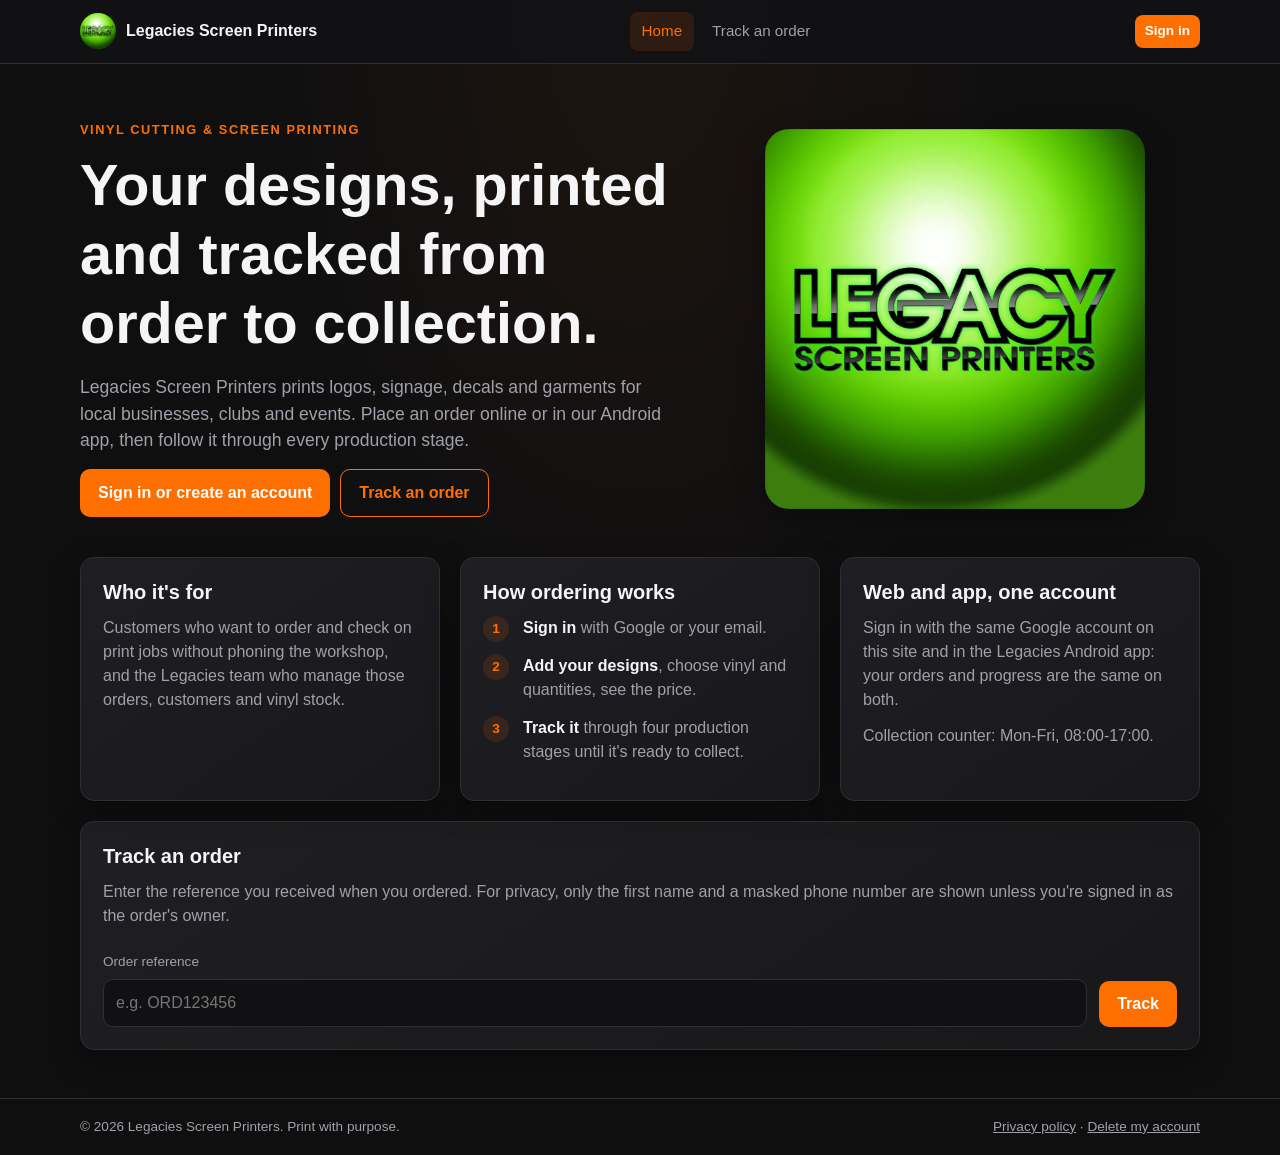
<file: index.html>
<!DOCTYPE html>
<!-- Public home page: about the business, how ordering works, and order tracking. -->
<html lang="en">
<head>
  <meta charset="UTF-8">
  <meta name="viewport" content="width=device-width, initial-scale=1.0">
  <meta http-equiv="Content-Security-Policy" content="default-src 'self'; style-src 'self'; connect-src 'self' https://*.azurewebsites.net; img-src 'self' data:">
  <meta name="description" content="Legacies Screen Printers - custom vinyl cutting and screen printing. Order online or in the app and follow your job through production.">
  <title>Legacies Screen Printers - Custom vinyl and screen printing</title>
  <link rel="icon" href="images/LegaciesSP_Image.jpg">
  <link rel="stylesheet" href="css/style.css">
</head>
<body data-portal="public">
  <header id="siteHeader"></header>

  <main>
    <section class="hero">
      <div>
        <p class="eyebrow">Vinyl cutting &amp; screen printing</p>
        <h1>Your designs, printed and tracked from order to collection.</h1>
        <p>Legacies Screen Printers prints logos, signage, decals and garments for local businesses, clubs and events. Place an order online or in our Android app, then follow it through every production stage.</p>
        <div class="actions">
          <a class="button" href="login.html">Sign in or create an account</a>
          <a class="button button-secondary" href="#track">Track an order</a>
        </div>
      </div>
      <img src="images/LegaciesSP_Image.jpg" alt="Legacies Screen Printers logo">
    </section>

    <div class="grid grid-3">
      <section class="card">
        <h2>Who it's for</h2>
        <p class="muted">Customers who want to order and check on print jobs without phoning the workshop, and the Legacies team who manage those orders, customers and vinyl stock.</p>
      </section>
      <section class="card">
        <h2>How ordering works</h2>
        <ol class="steps">
          <li><strong>Sign in</strong> with Google or your email.</li>
          <li><strong>Add your designs</strong>, choose vinyl and quantities, see the price.</li>
          <li><strong>Track it</strong> through four production stages until it's ready to collect.</li>
        </ol>
      </section>
      <section class="card">
        <h2>Web and app, one account</h2>
        <p class="muted">Sign in with the same Google account on this site and in the Legacies Android app: your orders and progress are the same on both.</p>
        <p class="muted">Collection counter: Mon-Fri, 08:00-17:00.</p>
      </section>
    </div>

    <section class="card mt" id="track">
      <h2>Track an order</h2>
      <p class="muted">Enter the reference you received when you ordered. For privacy, only the first name and a masked phone number are shown unless you're signed in as the order's owner.</p>
      <form id="trackForm" class="form-row cols-1-auto">
        <div>
          <label for="trackRef">Order reference</label>
          <input type="text" id="trackRef" placeholder="e.g. ORD123456" autocomplete="off" required>
        </div>
        <button type="submit">Track</button>
      </form>
      <p id="trackStatus" class="status" role="status" aria-live="polite"></p>
      <div id="trackResult"></div>
    </section>
  </main>

  <footer id="siteFooter"></footer>

  <script src="js/config.js"></script>
  <script src="js/api.js"></script>
  <script src="js/auth.js"></script>
  <script src="js/layout.js"></script>
  <script src="js/orderTrack.js"></script>
  <script src="js/landing.js"></script>
</body>
</html>
</file>
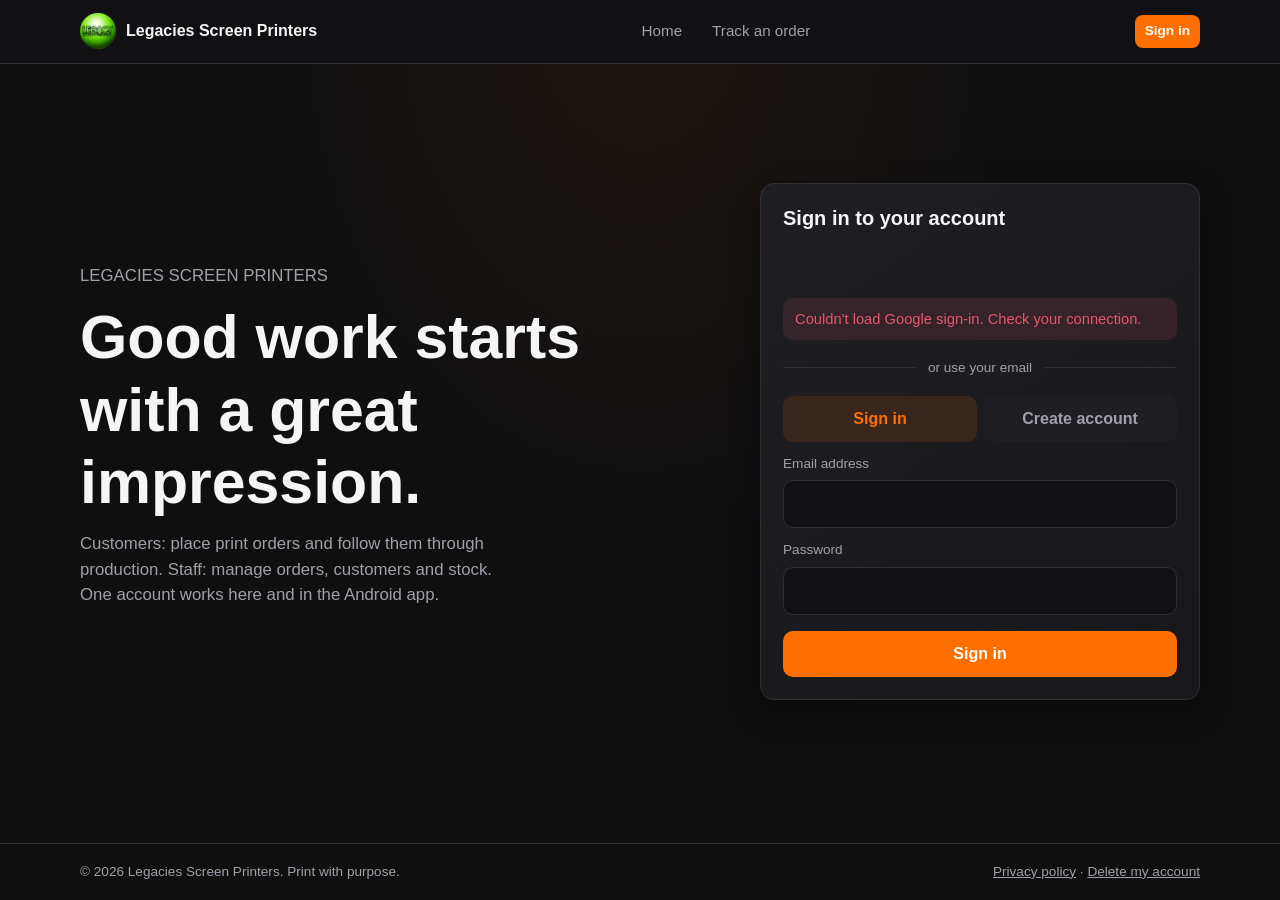
<file: customer_dashboard.html>
<!DOCTYPE html>
<!-- The signed-in customer's home page. -->
<html lang="en">
<head>
  <meta charset="UTF-8">
  <meta name="viewport" content="width=device-width, initial-scale=1.0">
  <meta http-equiv="Content-Security-Policy" content="default-src 'self'; style-src 'self'; connect-src 'self' https://*.azurewebsites.net; img-src 'self' data:">
  <title>My account - Legacies Screen Printers</title>
  <link rel="icon" href="images/LegaciesSP_Image.jpg">
  <link rel="stylesheet" href="css/style.css">
</head>
<body data-portal="customer">
  <header id="siteHeader"></header>

  <main>
    <h1 id="welcome">Welcome</h1>
    <p class="page-intro">Place a new print order or check on the ones you've already placed, here or in the Legacies app.</p>

    <div class="grid grid-2">
      <a class="card link-card" href="customers_order.html">
        <h2>Place an order</h2>
        <p>Add one or more designs, choose vinyl and quantities, and see your total before you submit.</p>
      </a>
      <a class="card link-card" href="order_search.html">
        <h2>My orders</h2>
        <p>See every order you've placed and where each one is in production.</p>
      </a>
    </div>

    <section class="card mt">
      <h2>Your latest order</h2>
      <p id="latestStatus" class="status info" role="status">Loading...</p>
      <div id="latestOrder"></div>
    </section>
  </main>

  <footer id="siteFooter"></footer>

  <script src="js/config.js"></script>
  <script src="js/api.js"></script>
  <script src="js/auth.js"></script>
  <script src="js/layout.js"></script>
  <script src="js/orderTrack.js"></script>
  <script src="js/customerHome.js"></script>
</body>
</html>
</file>
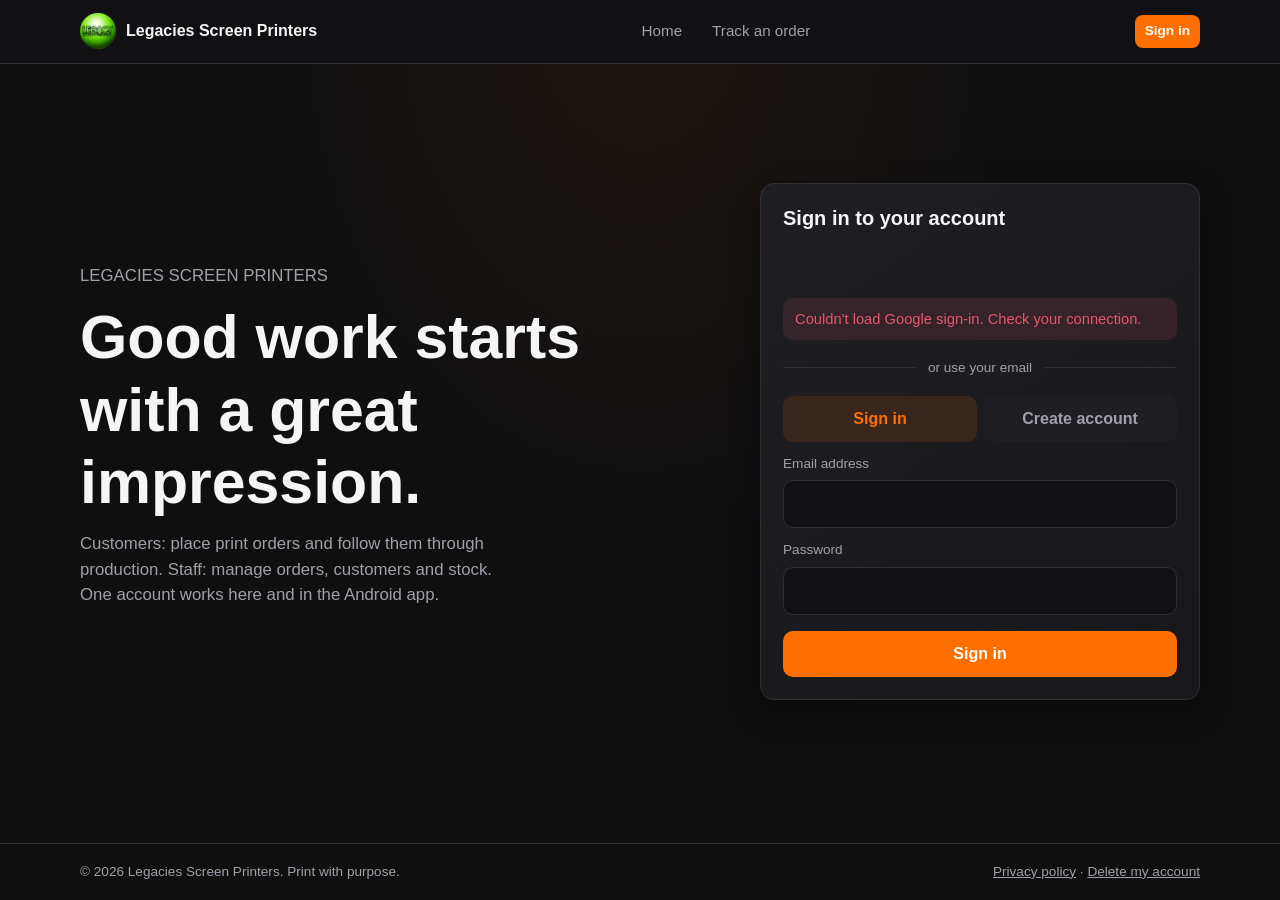
<file: customers.html>
<!DOCTYPE html>
<!-- Staff: customer list and search, add a customer, record a phone or walk-in order. -->
<html lang="en">
<head>
  <meta charset="UTF-8">
  <meta name="viewport" content="width=device-width, initial-scale=1.0">
  <meta http-equiv="Content-Security-Policy" content="default-src 'self'; style-src 'self'; connect-src 'self' https://*.azurewebsites.net; img-src 'self' data:">
  <title>Customers - Legacies Screen Printers staff</title>
  <link rel="icon" href="images/LegaciesSP_Image.jpg">
  <link rel="stylesheet" href="css/style.css">
</head>
<body data-portal="staff">
  <header id="siteHeader"></header>

  <main>
    <h1>Customers</h1>
    <p class="page-intro">Find a customer, add someone who phoned or walked in, and record their order at the counter.</p>

    <div class="grid grid-2 align-start">
      <section class="card">
        <h2>Add a customer</h2>
        <form id="addCustomerForm" novalidate>
          <label for="custFullName">Full name</label>
          <input type="text" id="custFullName" required maxlength="100">
          <label for="custContact">Contact number</label>
          <input id="custContact" type="tel" required maxlength="20">
          <label for="custEmail">Email</label>
          <input id="custEmail" type="email" required maxlength="120">
          <label for="custPassword">Temporary password (give it to the customer to change)</label>
          <div class="form-row cols-1-auto">
            <input id="custPassword" type="text" required minlength="6" autocomplete="off">
            <button id="generatePassword" type="button" class="button-secondary">Generate</button>
          </div>
          <div class="actions"><button type="submit">Add customer</button></div>
        </form>
        <p id="addStatus" class="status" role="status" aria-live="polite"></p>
      </section>

      <section class="card" id="walkInCard">
        <h2>Phone or walk-in order</h2>
        <form id="walkInOrderForm" novalidate>
          <label for="walkInCustomer">Customer</label>
          <select id="walkInCustomer" required><option value="">Loading customers...</option></select>
          <label for="walkInDesign">Design name or description</label>
          <input type="text" id="walkInDesign" required maxlength="100" placeholder="e.g. Shop window lettering">
          <div class="form-row cols-3-1">
            <div>
              <label for="walkInMaterialSelect">Vinyl material</label>
              <select id="walkInMaterialSelect" required><option value="">Loading materials...</option></select>
            </div>
            <div>
              <label for="walkInQty">Quantity</label>
              <input id="walkInQty" type="number" min="1" step="1" value="1" required>
            </div>
          </div>
          <div class="order-total"><span>Total</span><strong id="walkInTotalDisplay">R 0.00</strong></div>
          <div class="actions"><button type="submit">Create walk-in order</button></div>
        </form>
        <p id="walkInStatus" class="status" role="status" aria-live="polite"></p>
      </section>
    </div>

    <section class="card mt">
      <div class="form-row cols-1-auto">
        <div>
          <label for="searchCustomerInput">Search by name, email or phone</label>
          <input id="searchCustomerInput" type="search" placeholder="Start typing...">
        </div>
        <button id="showAllCustomersBtn" type="button" class="button-secondary">Show all</button>
      </div>
      <p id="listStatus" class="status" role="status"></p>
      <div class="table-wrap mt-sm">
        <table class="responsive">
          <thead><tr><th>ID</th><th>Name</th><th>Contact</th><th>Email</th><th>Role</th><th>Joined</th><th><span class="visually-hidden">Actions</span></th></tr></thead>
          <tbody id="customersTableBody"></tbody>
        </table>
      </div>
    </section>
  </main>

  <footer id="siteFooter"></footer>

  <script src="js/config.js"></script>
  <script src="js/api.js"></script>
  <script src="js/auth.js"></script>
  <script src="js/layout.js"></script>
  <script src="js/customerSearch.js"></script>
</body>
</html>
</file>
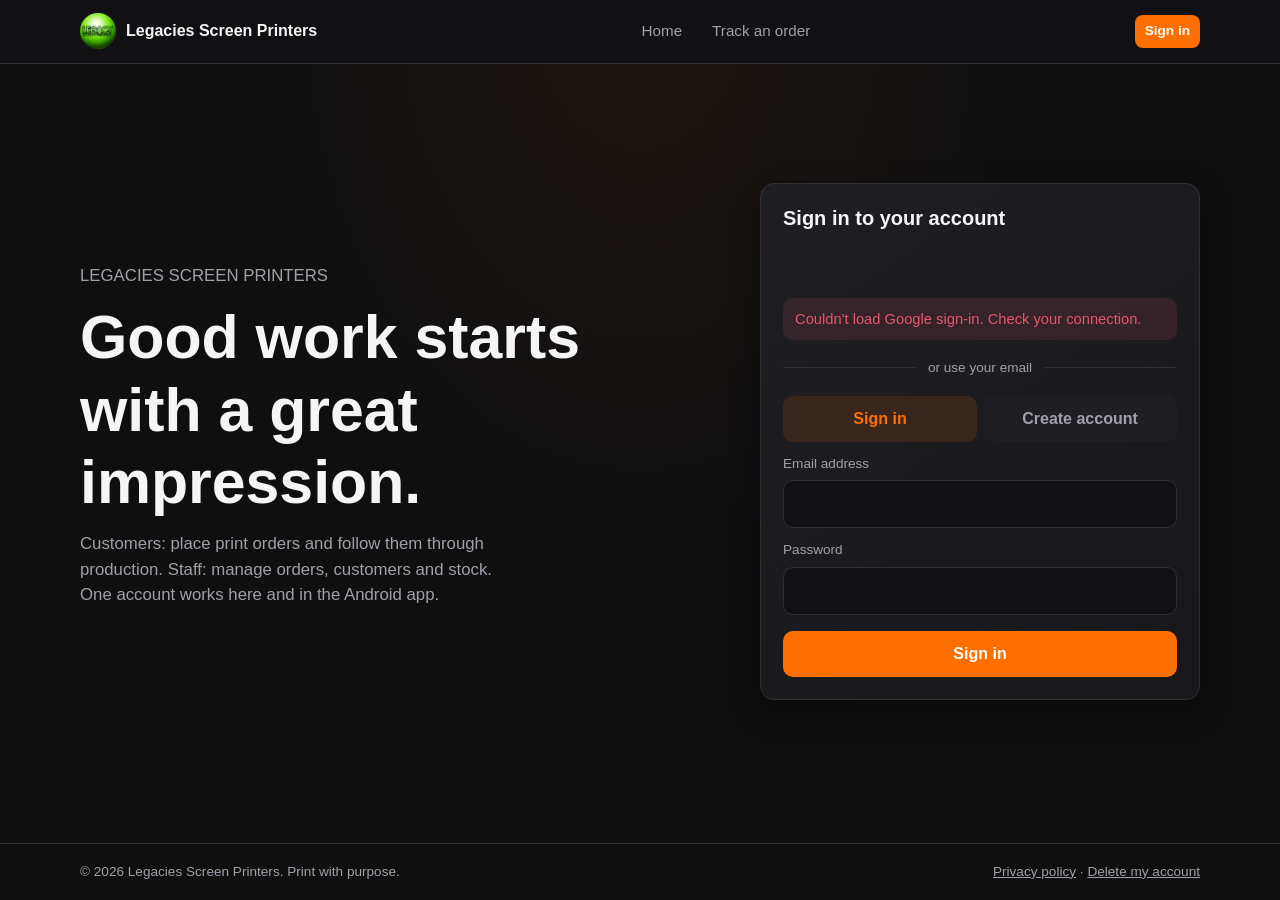
<file: customers_order.html>
<!DOCTYPE html>
<!-- A signed-in customer places a multi-design print order. -->
<html lang="en">
<head>
  <meta charset="UTF-8">
  <meta name="viewport" content="width=device-width, initial-scale=1.0">
  <meta http-equiv="Content-Security-Policy" content="default-src 'self'; style-src 'self'; connect-src 'self' https://*.azurewebsites.net; img-src 'self' data:">
  <title>Place an order - Legacies Screen Printers</title>
  <link rel="icon" href="images/LegaciesSP_Image.jpg">
  <link rel="stylesheet" href="css/style.css">
</head>
<body data-portal="customer">
  <header id="siteHeader"></header>

  <main>
    <h1>Place an order</h1>
    <p class="page-intro">Add each design you'd like printed, choose the vinyl and quantity, and check the total. Prices come from our current price list and are confirmed when you submit.</p>

    <div class="grid grid-2 cols-2-1 align-start">
      <section class="card">
        <h2>Designs</h2>
        <div id="designRows"></div>
        <div class="actions">
          <button id="addDesign" type="button" class="button-secondary">+ Add another design</button>
        </div>
        <div class="order-total"><span>Order total</span><strong id="orderTotal">R 0.00</strong></div>
        <div class="actions">
          <button id="placeOrder" type="button">Place order</button>
        </div>
        <p id="orderStatus" class="status" role="status" aria-live="polite"></p>
      </section>

      <aside class="card">
        <h2>Ordering as</h2>
        <p><strong id="custName"></strong></p>
        <p class="muted" id="custEmail"></p>
        <p class="muted" id="custPhone"></p>
        <p class="muted small-text">Orders are linked to your account, so you'll see them here and in the Legacies app.</p>
      </aside>
    </div>
  </main>

  <footer id="siteFooter"></footer>

  <script src="js/config.js"></script>
  <script src="js/api.js"></script>
  <script src="js/auth.js"></script>
  <script src="js/layout.js"></script>
  <script src="js/customerOrder.js"></script>
</body>
</html>
</file>
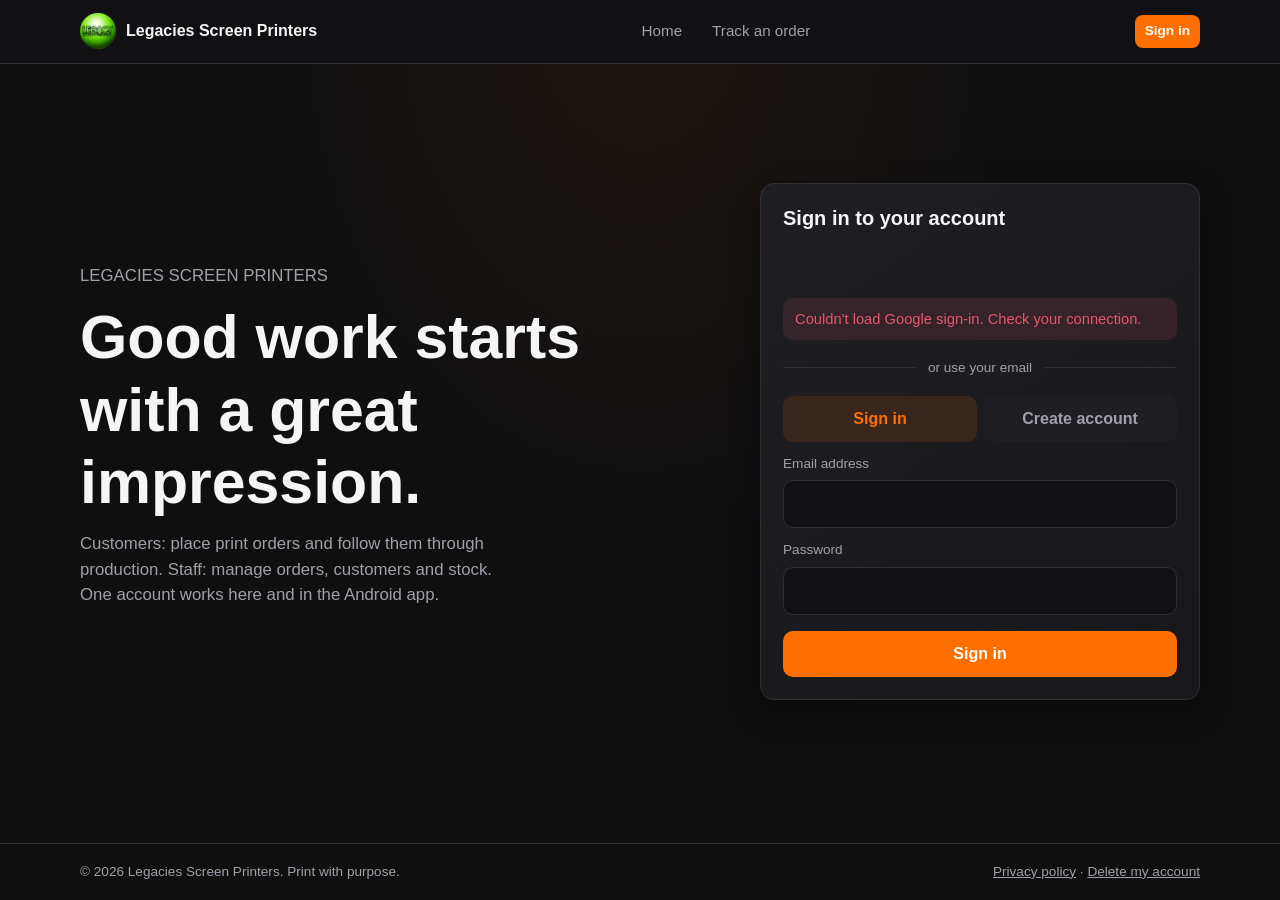
<file: dashboard.html>
<!DOCTYPE html>
<!-- Staff dashboard: headline numbers and the newest orders. -->
<html lang="en">
<head>
  <meta charset="UTF-8">
  <meta name="viewport" content="width=device-width, initial-scale=1.0">
  <meta http-equiv="Content-Security-Policy" content="default-src 'self'; style-src 'self'; connect-src 'self' https://*.azurewebsites.net; img-src 'self' data:">
  <title>Dashboard - Legacies Screen Printers staff</title>
  <link rel="icon" href="images/LegaciesSP_Image.jpg">
  <link rel="stylesheet" href="css/style.css">
</head>
<body data-portal="staff">
  <header id="siteHeader"></header>

  <main>
    <h1>Order management</h1>
    <p class="page-intro">Today's picture of the workshop. Numbers update every time you open this page.</p>
    <p id="dashStatus" class="status" role="status"></p>

    <div class="grid grid-3">
      <section class="card stat-card"><div class="label">Customers</div><div class="value" id="statCustomers">-</div></section>
      <section class="card stat-card"><div class="label">Orders in production</div><div class="value" id="statOpen">-</div></section>
      <section class="card stat-card"><div class="label">Low-stock materials</div><div class="value" id="statLowStock">-</div></section>
    </div>

    <div class="grid grid-3 mt">
      <a class="card link-card" href="orders.html"><h2>Orders</h2><p>Move orders through the production stages.</p></a>
      <a class="card link-card" href="customers.html"><h2>Customers</h2><p>Add customers and record phone or walk-in orders.</p></a>
      <a class="card link-card" href="inventory.html"><h2>Inventory</h2><p>Add vinyl, adjust stock and set low-stock alerts.</p></a>
    </div>

    <section class="card mt">
      <h2>Newest orders</h2>
      <div class="table-wrap">
        <table class="responsive">
          <thead><tr><th>Reference</th><th>Customer</th><th>Via</th><th>Status</th><th class="num">Total</th><th>Placed</th></tr></thead>
          <tbody id="recentBody"></tbody>
        </table>
      </div>
    </section>
  </main>

  <footer id="siteFooter"></footer>

  <script src="js/config.js"></script>
  <script src="js/api.js"></script>
  <script src="js/auth.js"></script>
  <script src="js/layout.js"></script>
  <script src="js/dashboard.js"></script>
</body>
</html>
</file>
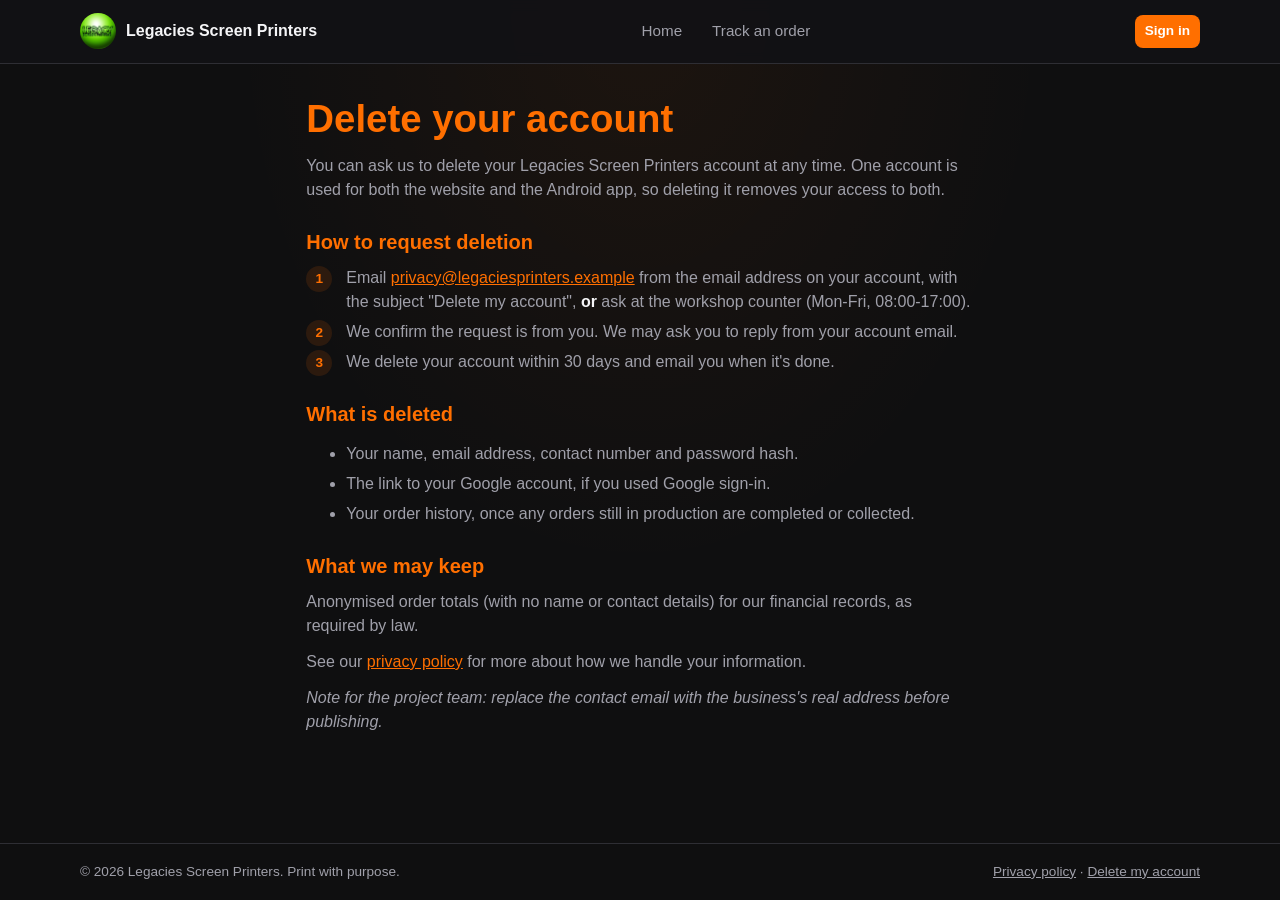
<file: delete-account.html>
<!DOCTYPE html>
<!-- How to delete a Legacies Screen Printers account (website and app). -->
<html lang="en">
<head>
  <meta charset="UTF-8">
  <meta name="viewport" content="width=device-width, initial-scale=1.0">
  <meta http-equiv="Content-Security-Policy" content="default-src 'self'; style-src 'self'; connect-src 'self'; img-src 'self' data:">
  <title>Delete your account - Legacies Screen Printers</title>
  <link rel="icon" href="images/LegaciesSP_Image.jpg">
  <link rel="stylesheet" href="css/style.css">
</head>
<body data-portal="public">
  <header id="siteHeader"></header>

  <main class="prose">
    <h1>Delete your account</h1>
    <p>You can ask us to delete your Legacies Screen Printers account at any time. One account is used for both the website and the Android app, so deleting it removes your access to both.</p>

    <h2>How to request deletion</h2>
    <ol class="steps">
      <li>Email <a href="mailto:privacy@legaciesprinters.example?subject=Delete%20my%20account">privacy@legaciesprinters.example</a> from the email address on your account, with the subject "Delete my account", <strong>or</strong> ask at the workshop counter (Mon-Fri, 08:00-17:00).</li>
      <li>We confirm the request is from you. We may ask you to reply from your account email.</li>
      <li>We delete your account within 30 days and email you when it's done.</li>
    </ol>

    <h2>What is deleted</h2>
    <ul>
      <li>Your name, email address, contact number and password hash.</li>
      <li>The link to your Google account, if you used Google sign-in.</li>
      <li>Your order history, once any orders still in production are completed or collected.</li>
    </ul>

    <h2>What we may keep</h2>
    <p>Anonymised order totals (with no name or contact details) for our financial records, as required by law.</p>

    <p>See our <a href="privacy.html">privacy policy</a> for more about how we handle your information.</p>
    <p class="muted"><em>Note for the project team: replace the contact email with the business's real address before publishing.</em></p>
  </main>

  <footer id="siteFooter"></footer>

  <script src="js/config.js"></script>
  <script src="js/api.js"></script>
  <script src="js/auth.js"></script>
  <script src="js/layout.js"></script>
</body>
</html>
</file>
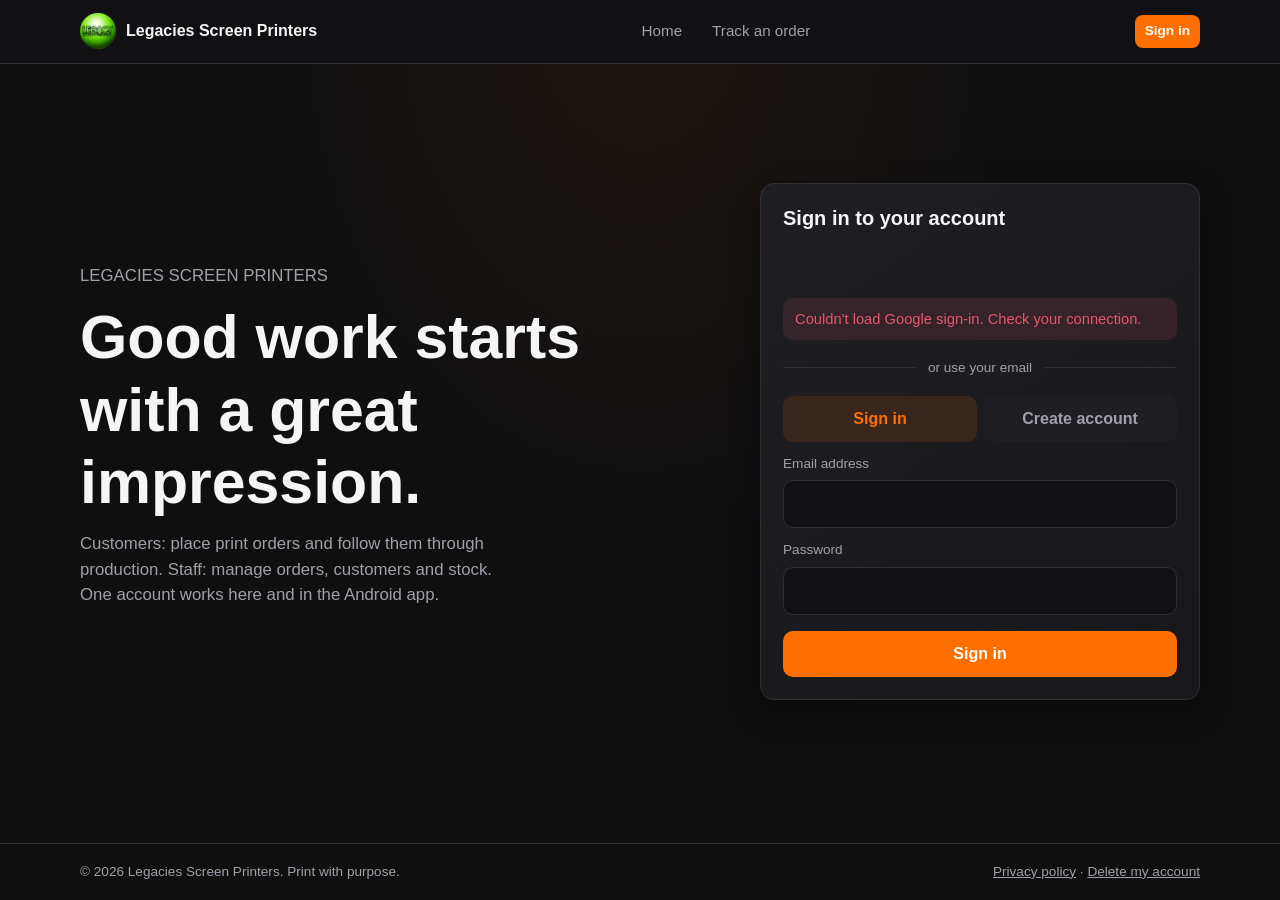
<file: inventory.html>
<!DOCTYPE html>
<!-- Staff: vinyl stock levels, low-stock alerts, adding materials and adjusting stock. -->
<html lang="en">
<head>
  <meta charset="UTF-8">
  <meta name="viewport" content="width=device-width, initial-scale=1.0">
  <meta http-equiv="Content-Security-Policy" content="default-src 'self'; style-src 'self'; connect-src 'self' https://*.azurewebsites.net; img-src 'self' data:">
  <title>Inventory - Legacies Screen Printers staff</title>
  <link rel="icon" href="images/LegaciesSP_Image.jpg">
  <link rel="stylesheet" href="css/style.css">
</head>
<body data-portal="staff">
  <header id="siteHeader"></header>

  <main>
    <h1>Inventory</h1>
    <p class="page-intro">Stock goes down automatically when an order is placed. Record deliveries and corrections here; materials at or below their threshold are flagged.</p>

    <section class="card">
      <h2>Current stock</h2>
      <p id="inventoryStatus" class="status" role="status" aria-live="polite"></p>
      <div class="table-wrap">
        <table class="responsive">
          <thead>
            <tr><th>ID</th><th>Material</th><th>Colour</th><th class="num">Price</th><th class="num">In stock</th><th class="num">Alert at</th><th>Status</th><th>Adjust stock</th></tr>
          </thead>
          <tbody id="inventoryBody"></tbody>
        </table>
      </div>
    </section>

    <section class="card">
      <h2>Add a material</h2>
      <form id="addMaterialForm" novalidate>
        <div class="form-row cols-2-1-1">
          <div><label for="matName">Material name</label><input type="text" id="matName" required maxlength="100" placeholder="e.g. Glitter Vinyl"></div>
          <div><label for="matColor">Colour</label><input type="text" id="matColor" required maxlength="50" placeholder="e.g. Rose Gold"></div>
          <div><label for="matUnit">Unit</label><input type="text" id="matUnit" value="meters" maxlength="20"></div>
        </div>
        <div class="form-row cols-3">
          <div><label for="matPrice">Price per unit (R)</label><input id="matPrice" type="number" min="0.01" step="0.01" required></div>
          <div><label for="matStock">Opening stock</label><input id="matStock" type="number" min="0" step="1" value="0" required></div>
          <div><label for="matThreshold">Low-stock alert at</label><input id="matThreshold" type="number" min="0" step="1" value="15" required></div>
        </div>
        <div class="actions"><button type="submit">Add material</button></div>
      </form>
      <p id="addMaterialStatus" class="status" role="status" aria-live="polite"></p>
    </section>
  </main>

  <footer id="siteFooter"></footer>

  <script src="js/config.js"></script>
  <script src="js/api.js"></script>
  <script src="js/auth.js"></script>
  <script src="js/layout.js"></script>
  <script src="js/inventory.js"></script>
</body>
</html>
</file>
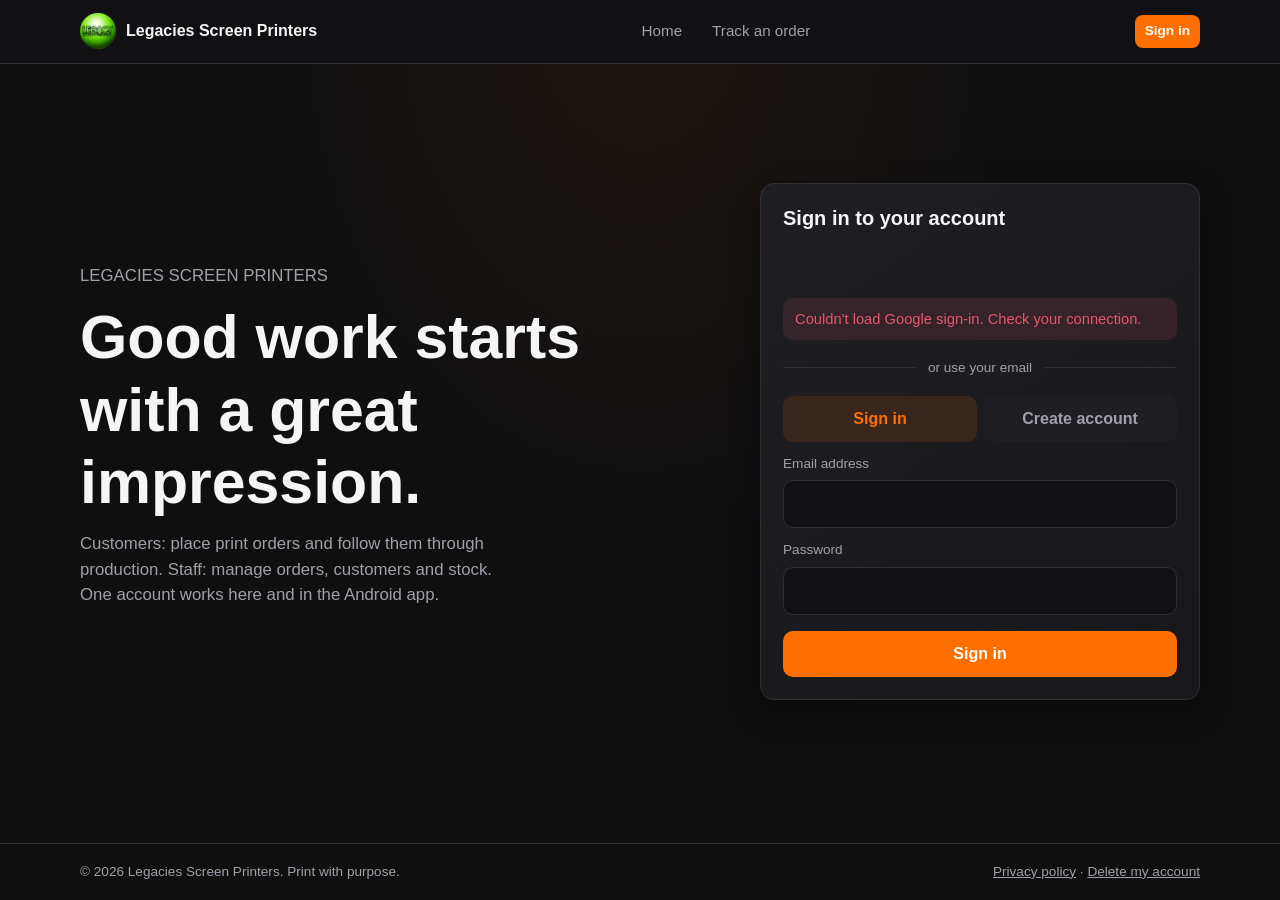
<file: login.html>
<!DOCTYPE html>
<!-- Sign in with Google or email/password, or create a customer account. -->
<html lang="en">
<head>
  <meta charset="UTF-8">
  <meta name="viewport" content="width=device-width, initial-scale=1.0">
  <meta http-equiv="Content-Security-Policy" content="default-src 'self'; script-src 'self' https://accounts.google.com/gsi/client; style-src 'self' 'unsafe-inline' https://accounts.google.com/gsi/style; frame-src https://accounts.google.com/gsi/; connect-src 'self' https://*.azurewebsites.net https://accounts.google.com/gsi/; img-src 'self' data: https://*.googleusercontent.com">
  <title>Sign in - Legacies Screen Printers</title>
  <link rel="icon" href="images/LegaciesSP_Image.jpg">
  <link rel="stylesheet" href="css/style.css">
</head>
<body data-portal="public">
  <header id="siteHeader"></header>

  <main class="auth-layout">
    <section class="auth-welcome">
      <p class="muted">LEGACIES SCREEN PRINTERS</p>
      <h1>Good work starts with a great impression.</h1>
      <p>Customers: place print orders and follow them through production. Staff: manage orders, customers and stock. One account works here and in the Android app.</p>
    </section>

    <section class="card" aria-labelledby="authTitle">
      <h2 id="authTitle">Sign in to your account</h2>
      <p id="sessionMessage" class="status info" role="status"></p>

      <!-- Google single sign-on: the same Google account as in the app -->
      <div id="googleButton" aria-live="polite"></div>
      <p id="googleStatus" class="status info"></p>

      <div class="divider">or use your email</div>

      <div class="tabs" role="tablist">
        <button id="tabSignIn" type="button" role="tab" aria-selected="true" aria-controls="loginForm">Sign in</button>
        <button id="tabRegister" type="button" role="tab" aria-selected="false" aria-controls="registerForm">Create account</button>
      </div>

      <form id="loginForm" novalidate>
        <label for="email">Email address</label>
        <input id="email" name="email" type="email" autocomplete="username" required>

        <label for="password">Password</label>
        <input id="password" name="password" type="password" autocomplete="current-password" required>

        <div class="actions"><button class="full-width" type="submit">Sign in</button></div>
      </form>

      <form id="registerForm" hidden novalidate>
        <label for="regName">Full name</label>
        <input id="regName" type="text" autocomplete="name" required maxlength="100">

        <label for="regPhone">Contact number</label>
        <input id="regPhone" type="tel" autocomplete="tel" required maxlength="20">

        <label for="regEmail">Email address</label>
        <input id="regEmail" type="email" autocomplete="email" required maxlength="120">

        <label for="regPassword">Password (at least 6 characters)</label>
        <input id="regPassword" type="password" autocomplete="new-password" required minlength="6">

        <div class="actions"><button class="full-width" type="submit">Create account</button></div>
      </form>

      <p id="loginStatus" class="status" role="status" aria-live="polite"></p>
    </section>
  </main>

  <footer id="siteFooter"></footer>

  <script src="js/config.js"></script>
  <script src="js/api.js"></script>
  <script src="js/auth.js"></script>
  <script src="js/layout.js"></script>
  <script src="js/login.js"></script>
</body>
</html>
</file>
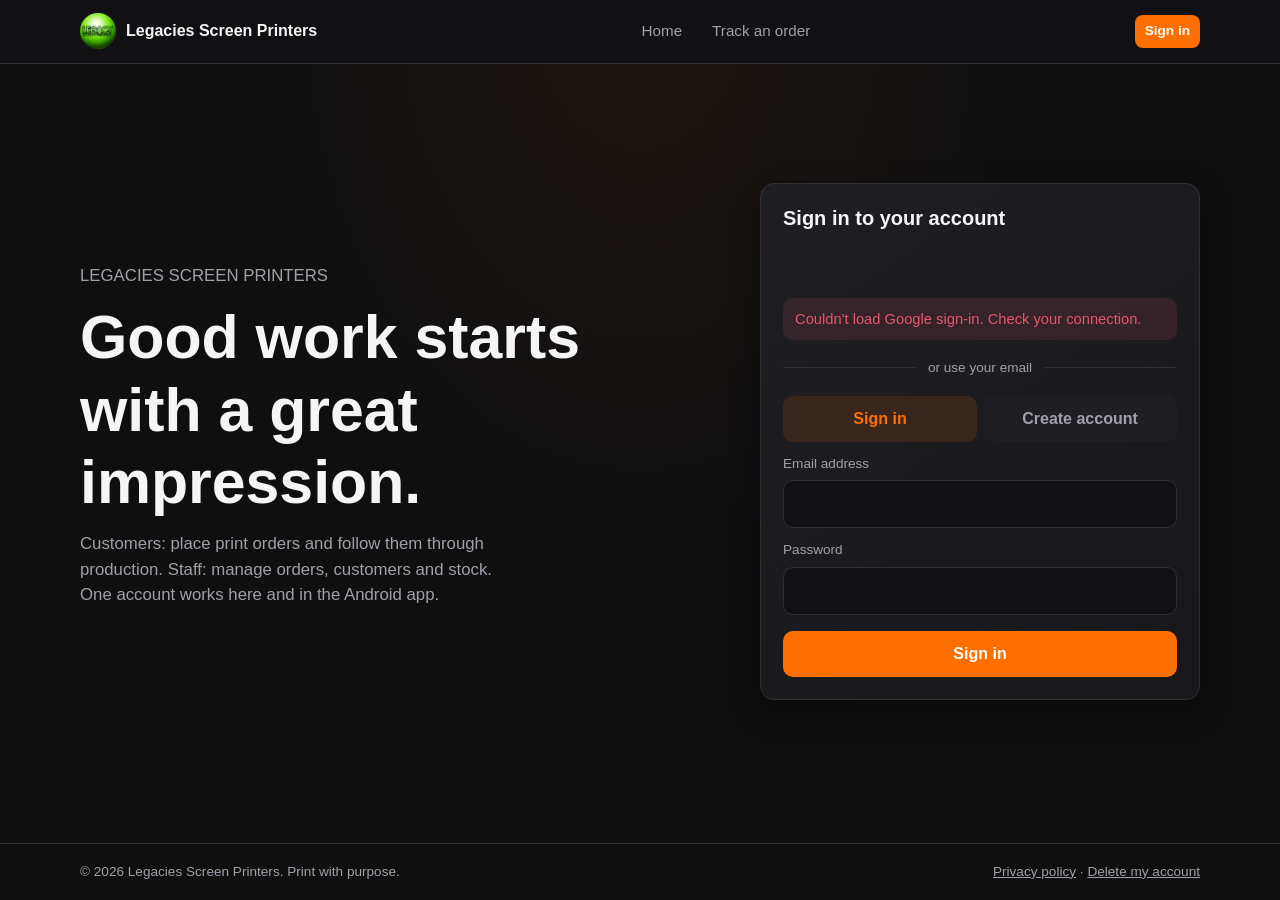
<file: order_search.html>
<!DOCTYPE html>
<!-- My orders: the customer's orders from the web and app, with the production timeline. -->
<html lang="en">
<head>
  <meta charset="UTF-8">
  <meta name="viewport" content="width=device-width, initial-scale=1.0">
  <meta http-equiv="Content-Security-Policy" content="default-src 'self'; style-src 'self'; connect-src 'self' https://*.azurewebsites.net; img-src 'self' data:">
  <title>My orders - Legacies Screen Printers</title>
  <link rel="icon" href="images/LegaciesSP_Image.jpg">
  <link rel="stylesheet" href="css/style.css">
</head>
<body data-portal="customer">
  <header id="siteHeader"></header>

  <main>
    <h1>My orders</h1>
    <p class="page-intro">Orders you've placed on this site or in the Legacies app. Select one to see where it is in production.</p>

    <section class="card">
      <div class="actions toolbar">
        <h2 class="flush">Order history</h2>
        <button id="refresh" type="button" class="button-secondary button-small">Refresh</button>
      </div>
      <p id="listStatus" class="status" role="status"></p>
      <div class="table-wrap">
        <table class="responsive">
          <thead>
            <tr><th>Reference</th><th>Placed</th><th>Via</th><th>Status</th><th class="num">Total</th><th><span class="visually-hidden">View</span></th></tr>
          </thead>
          <tbody id="ordersBody"></tbody>
        </table>
      </div>
    </section>

    <section class="card" id="detail">
      <h2>Order progress</h2>
      <p id="detailStatus" class="status info" role="status">Select an order above.</p>
      <div id="detailBody"></div>
    </section>
  </main>

  <footer id="siteFooter"></footer>

  <script src="js/config.js"></script>
  <script src="js/api.js"></script>
  <script src="js/auth.js"></script>
  <script src="js/layout.js"></script>
  <script src="js/orderTrack.js"></script>
  <script src="js/myOrders.js"></script>
</body>
</html>
</file>
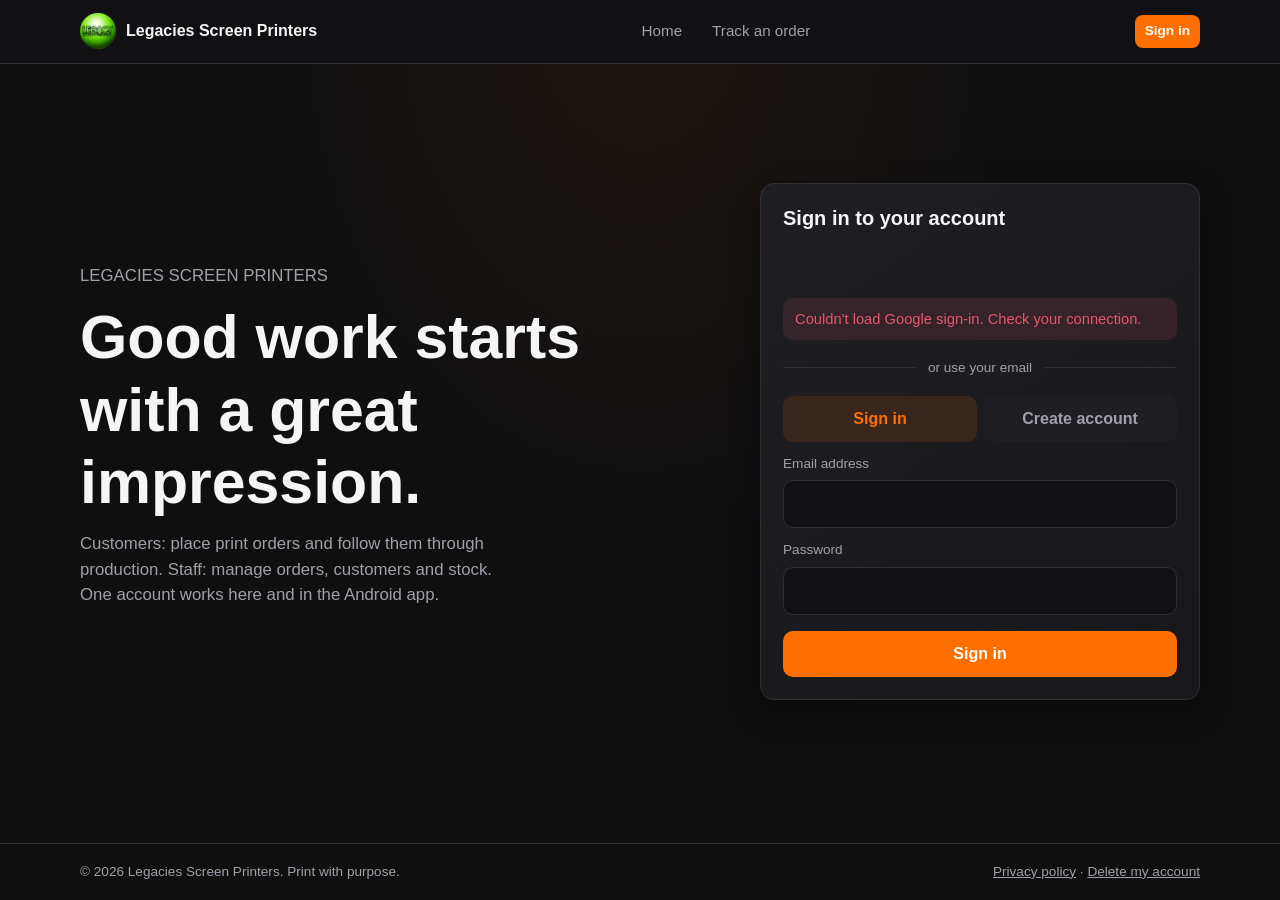
<file: orders.html>
<!DOCTYPE html>
<!-- Staff view of every order (app, website and walk-in) with the production stage control. -->
<html lang="en">
<head>
  <meta charset="UTF-8">
  <meta name="viewport" content="width=device-width, initial-scale=1.0">
  <meta http-equiv="Content-Security-Policy" content="default-src 'self'; style-src 'self'; connect-src 'self' https://*.azurewebsites.net; img-src 'self' data:">
  <title>Orders - Legacies Screen Printers staff</title>
  <link rel="icon" href="images/LegaciesSP_Image.jpg">
  <link rel="stylesheet" href="css/style.css">
</head>
<body data-portal="staff">
  <header id="siteHeader"></header>

  <main>
    <h1>Orders</h1>
    <p class="page-intro">Every order from the app, the website and the counter. Changing an order's stage updates what the customer sees in the app and on the website straight away.</p>

    <section class="card">
      <div class="form-row cols-1-1-auto">
        <div>
          <label for="filterStatus">Show</label>
          <select id="filterStatus">
            <option value="open">Still in production</option>
            <option value="all">All orders</option>
            <option value="Completed">Completed</option>
          </select>
        </div>
        <div>
          <label for="filterText">Search reference or customer</label>
          <input id="filterText" type="search" placeholder="e.g. ORD5824 or Demo">
        </div>
        <button id="refreshOrders" type="button" class="button-secondary">Refresh</button>
      </div>
      <p id="ordersStatus" class="status" role="status" aria-live="polite"></p>

      <div class="table-wrap mt-sm">
        <table class="responsive">
          <thead>
            <tr><th>Reference</th><th>Customer</th><th>Via</th><th>Items</th><th class="num">Total</th><th>Production stage</th><th>Placed</th></tr>
          </thead>
          <tbody id="ordersBody"></tbody>
        </table>
      </div>
    </section>
  </main>

  <footer id="siteFooter"></footer>

  <script src="js/config.js"></script>
  <script src="js/api.js"></script>
  <script src="js/auth.js"></script>
  <script src="js/layout.js"></script>
  <script src="js/liveOrder.js"></script>
</body>
</html>
</file>
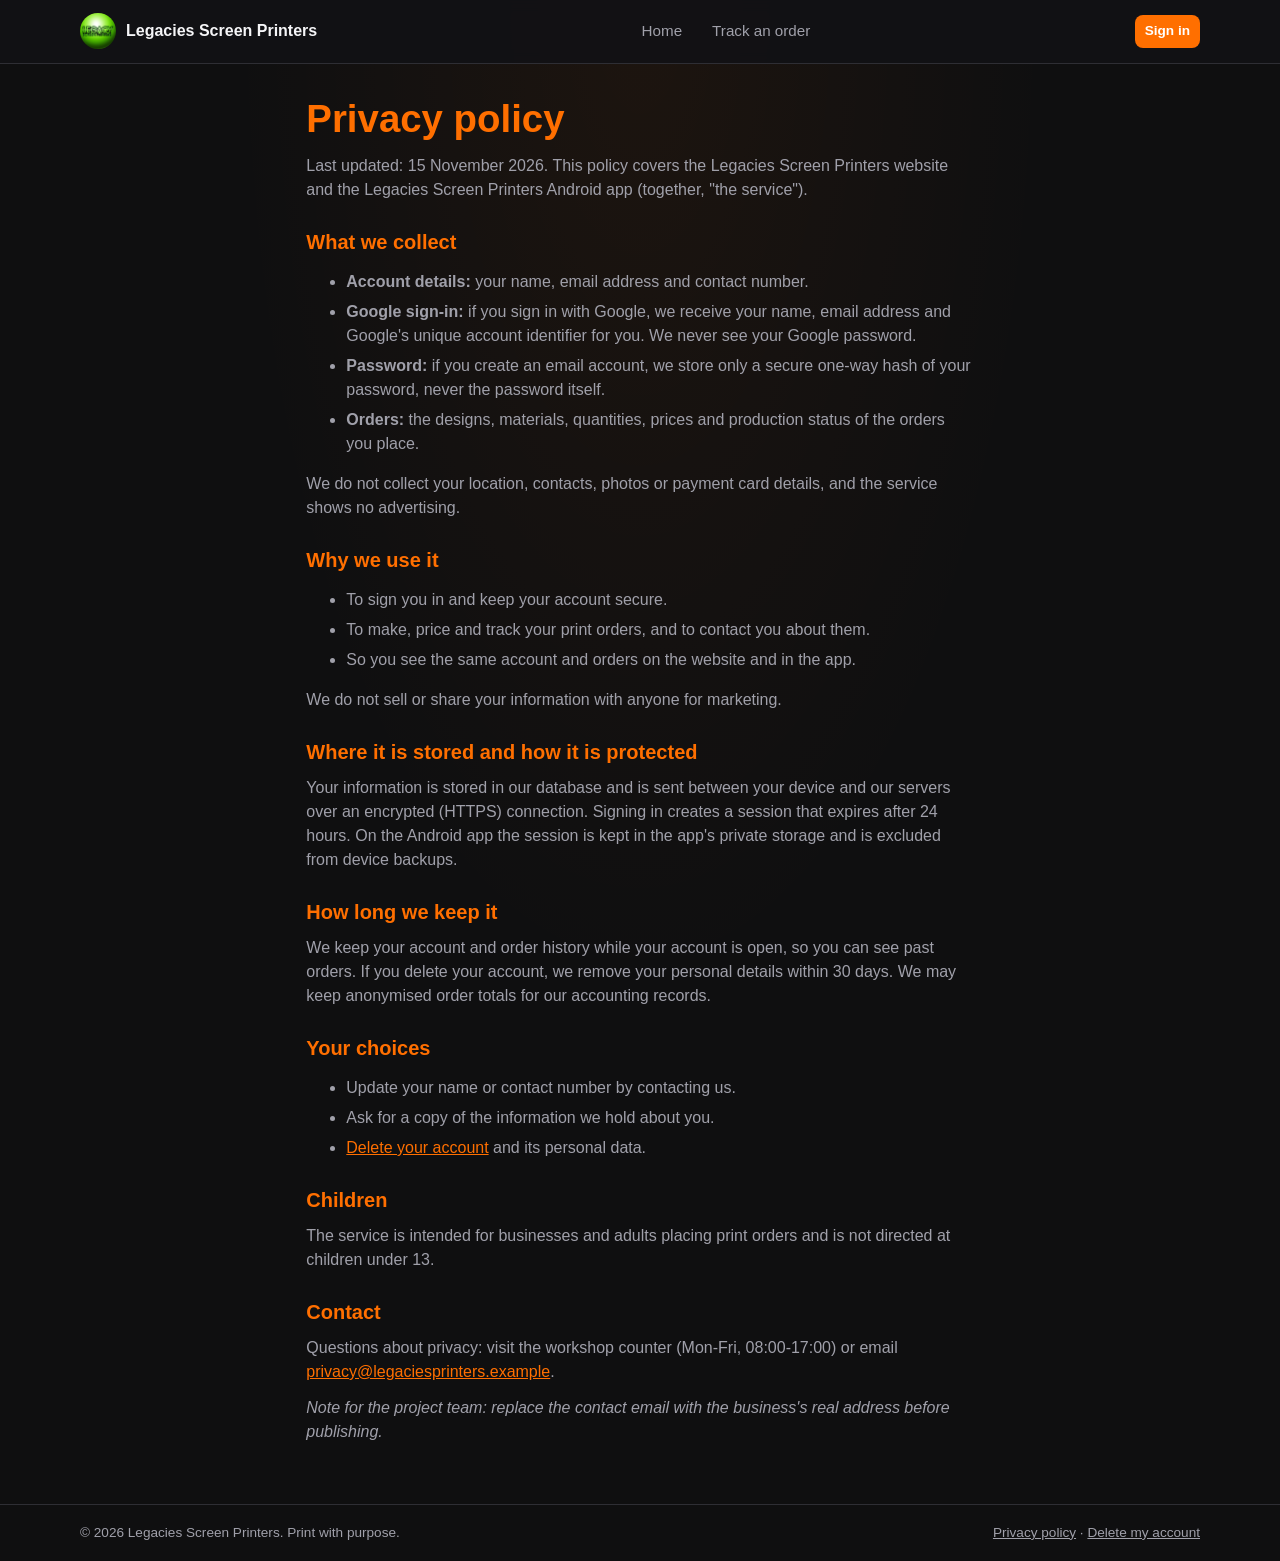
<file: privacy.html>
<!DOCTYPE html>
<!-- Privacy policy for the Legacies Screen Printers website and Android app. -->
<html lang="en">
<head>
  <meta charset="UTF-8">
  <meta name="viewport" content="width=device-width, initial-scale=1.0">
  <meta http-equiv="Content-Security-Policy" content="default-src 'self'; style-src 'self'; connect-src 'self'; img-src 'self' data:">
  <title>Privacy policy - Legacies Screen Printers</title>
  <link rel="icon" href="images/LegaciesSP_Image.jpg">
  <link rel="stylesheet" href="css/style.css">
</head>
<body data-portal="public">
  <header id="siteHeader"></header>

  <main class="prose">
    <h1>Privacy policy</h1>
    <p>Last updated: 15 November 2026. This policy covers the Legacies Screen Printers website and the Legacies Screen Printers Android app (together, "the service").</p>

    <h2>What we collect</h2>
    <ul>
      <li><strong>Account details:</strong> your name, email address and contact number.</li>
      <li><strong>Google sign-in:</strong> if you sign in with Google, we receive your name, email address and Google's unique account identifier for you. We never see your Google password.</li>
      <li><strong>Password:</strong> if you create an email account, we store only a secure one-way hash of your password, never the password itself.</li>
      <li><strong>Orders:</strong> the designs, materials, quantities, prices and production status of the orders you place.</li>
    </ul>
    <p>We do not collect your location, contacts, photos or payment card details, and the service shows no advertising.</p>

    <h2>Why we use it</h2>
    <ul>
      <li>To sign you in and keep your account secure.</li>
      <li>To make, price and track your print orders, and to contact you about them.</li>
      <li>So you see the same account and orders on the website and in the app.</li>
    </ul>
    <p>We do not sell or share your information with anyone for marketing.</p>

    <h2>Where it is stored and how it is protected</h2>
    <p>Your information is stored in our database and is sent between your device and our servers over an encrypted (HTTPS) connection. Signing in creates a session that expires after 24 hours. On the Android app the session is kept in the app's private storage and is excluded from device backups.</p>

    <h2>How long we keep it</h2>
    <p>We keep your account and order history while your account is open, so you can see past orders. If you delete your account, we remove your personal details within 30 days. We may keep anonymised order totals for our accounting records.</p>

    <h2>Your choices</h2>
    <ul>
      <li>Update your name or contact number by contacting us.</li>
      <li>Ask for a copy of the information we hold about you.</li>
      <li><a href="delete-account.html">Delete your account</a> and its personal data.</li>
    </ul>

    <h2>Children</h2>
    <p>The service is intended for businesses and adults placing print orders and is not directed at children under 13.</p>

    <h2>Contact</h2>
    <p>Questions about privacy: visit the workshop counter (Mon-Fri, 08:00-17:00) or email <a href="mailto:privacy@legaciesprinters.example">privacy@legaciesprinters.example</a>.</p>
    <p class="muted"><em>Note for the project team: replace the contact email with the business's real address before publishing.</em></p>
  </main>

  <footer id="siteFooter"></footer>

  <script src="js/config.js"></script>
  <script src="js/api.js"></script>
  <script src="js/auth.js"></script>
  <script src="js/layout.js"></script>
</body>
</html>
</file>
<file: css/style.css>
/*
 * Legacies Screen Printers website: shared stylesheet for every page.
 * Reference: MDN Web Docs (2025) Using CSS custom properties (variables) - https://developer.mozilla.org/en-US/docs/Web/CSS/Using_CSS_custom_properties
 * Reference: MDN Web Docs (2025) CSS grid layout - https://developer.mozilla.org/en-US/docs/Web/CSS/CSS_grid_layout
 */

/* ---------- Design tokens ---------- */
:root {
  --bg: #0f0f10;
  --surface: #18181b;
  --surface-2: #1f1f23;
  --border: #2e2e34;
  --text: #f5f5f7;
  --muted: #a0a0aa;
  --accent: #ff6f00;          /* PrimaryOrange in the app */
  --accent-soft: rgba(255, 111, 0, 0.12);
  --success: #2ecc71;
  --danger: #e5566f;
  --warning: #f5b041;
  --radius: 14px;
  --shadow: 0 10px 30px rgba(0, 0, 0, 0.35);
  --font: -apple-system, BlinkMacSystemFont, "Segoe UI", Roboto, Helvetica, Arial, sans-serif;
}

/* ---------- Base ---------- */
*, *::before, *::after { box-sizing: border-box; }

html { -webkit-text-size-adjust: 100%; }

body {
  margin: 0;
  min-height: 100vh;
  display: flex;
  flex-direction: column;
  background:
    radial-gradient(ellipse at 50% 0, rgba(255, 111, 0, 0.06), transparent 45%),
    var(--bg);
  color: var(--text);
  font-family: var(--font);
  line-height: 1.5;
}

main { flex: 1; width: min(1120px, calc(100% - 32px)); margin: 0 auto; padding: 32px 0 48px; }

h1, h2, h3 { line-height: 1.2; margin: 0 0 12px; }
h1 { font-size: clamp(1.7rem, 4vw, 2.4rem); color: var(--accent); }
h2 { font-size: 1.25rem; }
h3 { font-size: 1.05rem; color: var(--muted); }
p { margin: 0 0 12px; }
a { color: var(--accent); }
a:focus-visible, button:focus-visible, input:focus-visible, select:focus-visible {
  outline: 2px solid var(--accent);
  outline-offset: 2px;
}

.muted { color: var(--muted); }
.small-text { font-size: 0.9rem; }

/* Spacing and layout helpers (used instead of inline style attributes) */
.mt { margin-top: 20px; }
.mt-sm { margin-top: 12px; }
.flush { margin: 0; }
.full-width { width: 100%; }
.align-start { align-items: start; }
.toolbar { justify-content: space-between; align-items: center; margin-top: 0; }
.actions.inline-actions { margin: 0; flex-wrap: nowrap; }
td select { min-width: 210px; }
.stock-input { max-width: 120px; }
.page-intro { color: var(--muted); margin-bottom: 24px; max-width: 70ch; }
.visually-hidden {
  position: absolute; width: 1px; height: 1px; overflow: hidden;
  clip: rect(0 0 0 0); white-space: nowrap;
}

/* ---------- Header and navigation (built by js/layout.js) ---------- */
.site-header {
  position: sticky; top: 0; z-index: 10;
  background: rgba(18, 18, 21, 0.92);
  backdrop-filter: blur(6px);
  border-bottom: 1px solid var(--border);
}
.site-header__inner {
  width: min(1120px, calc(100% - 32px));
  margin: 0 auto;
  display: flex; align-items: center; justify-content: space-between;
  gap: 16px; padding: 12px 0; flex-wrap: wrap;
}
.brand { display: flex; align-items: center; gap: 10px; color: var(--text); text-decoration: none; font-weight: 700; }
.brand img { width: 36px; height: 36px; border-radius: 50%; object-fit: cover; }
.site-nav { display: flex; align-items: center; gap: 6px; flex-wrap: wrap; }
.site-nav a {
  color: var(--muted); text-decoration: none; padding: 8px 12px; border-radius: 8px; font-size: 0.95rem;
}
.site-nav a:hover { color: var(--text); background: var(--surface-2); }
.site-nav a[aria-current="page"] { color: var(--accent); background: var(--accent-soft); }
.user-chip { display: flex; align-items: center; gap: 10px; color: var(--muted); font-size: 0.9rem; }
.user-chip strong { color: var(--text); }

/* ---------- Footer ---------- */
.site-footer { border-top: 1px solid var(--border); color: var(--muted); font-size: 0.85rem; }
.site-footer__inner {
  width: min(1120px, calc(100% - 32px)); margin: 0 auto; padding: 18px 0;
  display: flex; justify-content: space-between; gap: 12px; flex-wrap: wrap;
}
.site-footer a { color: var(--muted); }

/* ---------- Cards and grids ---------- */
.card {
  background: linear-gradient(145deg, var(--surface-2), var(--surface));
  border: 1px solid var(--border);
  border-radius: var(--radius);
  padding: 22px;
  box-shadow: var(--shadow);
}
.card + .card { margin-top: 20px; }
.grid { display: grid; gap: 20px; }
.grid-2 { grid-template-columns: repeat(2, minmax(0, 1fr)); }
.grid-3 { grid-template-columns: repeat(3, minmax(0, 1fr)); }
.grid > .card + .card { margin-top: 0; }
.stack > * + * { margin-top: 20px; }

.stat-card .label { color: var(--muted); font-size: 0.9rem; }
.stat-card .value { font-size: 2.6rem; font-weight: 800; margin-top: 6px; }
.stat-card .value.warn { color: var(--danger); }

.link-card {
  display: block; text-decoration: none; color: var(--text);
  transition: transform 0.15s, border-color 0.15s;
}
.link-card:hover { transform: translateY(-2px); border-color: var(--accent); }
.link-card h2 { color: var(--accent); }
.link-card p { color: var(--muted); margin: 0; }

/* ---------- Forms ---------- */
label { display: block; font-size: 0.85rem; color: var(--muted); margin: 12px 0 6px; }
input, select {
  width: 100%; padding: 11px 12px; border-radius: 10px;
  border: 1px solid var(--border); background: #111114; color: var(--text);
  font: inherit;
}
input:focus, select:focus { border-color: var(--accent); }
input[type="number"] { -moz-appearance: textfield; }
.form-row { display: grid; grid-template-columns: 2fr 2fr 1fr; gap: 12px; align-items: end; }
/* Column layouts for forms and grids (desktop; everything stacks on phones) */
.cols-1-auto { grid-template-columns: 1fr auto; }
.cols-1-1-auto { grid-template-columns: 1fr 1fr auto; }
.cols-3-1 { grid-template-columns: 3fr 1fr; }
.cols-2-1 { grid-template-columns: 2fr 1fr; }
.cols-2-1-1 { grid-template-columns: 2fr 1fr 1fr; }
.cols-3 { grid-template-columns: 1fr 1fr 1fr; }

button, .button {
  display: inline-flex; align-items: center; justify-content: center; gap: 8px;
  padding: 11px 18px; border: 0; border-radius: 10px;
  background: var(--accent); color: #fff; font: inherit; font-weight: 700;
  cursor: pointer; text-decoration: none;
}
button:hover, .button:hover { filter: brightness(1.08); }
button:disabled { opacity: 0.55; cursor: not-allowed; }
.button-secondary { background: transparent; color: var(--accent); border: 1px solid var(--accent); }
.button-small { padding: 6px 10px; font-size: 0.85rem; border-radius: 8px; }
.button-link { background: none; border: 0; color: var(--muted); padding: 6px 8px; font-weight: 400; text-decoration: underline; }
.actions { display: flex; gap: 10px; flex-wrap: wrap; margin-top: 16px; }

/* Inline status messages (replace alert()) */
.status { margin-top: 12px; padding: 10px 12px; border-radius: 10px; font-size: 0.92rem; }
.status:empty { display: none; }
.status.info { background: var(--surface-2); color: var(--muted); }
.status.success { background: rgba(46, 204, 113, 0.12); color: var(--success); }
.status.error { background: rgba(229, 86, 111, 0.12); color: var(--danger); }

/* ---------- Tables ---------- */
.table-wrap { overflow-x: auto; }
table { width: 100%; border-collapse: collapse; font-size: 0.93rem; }
th, td { padding: 12px 10px; text-align: left; border-bottom: 1px solid var(--border); vertical-align: middle; }
th { color: var(--muted); font-weight: 600; font-size: 0.8rem; text-transform: uppercase; letter-spacing: 0.04em; }
tbody tr:hover { background: rgba(255, 255, 255, 0.02); }
td.num, th.num { text-align: right; white-space: nowrap; }
.empty-row td { text-align: center; color: var(--muted); padding: 28px; }
.ref { color: var(--accent); font-weight: 700; }

.badge {
  display: inline-block; padding: 3px 10px; border-radius: 999px;
  font-size: 0.78rem; font-weight: 700; background: var(--surface-2); color: var(--muted);
}
.badge.ok { background: rgba(46, 204, 113, 0.14); color: var(--success); }
.badge.low { background: rgba(229, 86, 111, 0.14); color: var(--danger); }
.badge.accent { background: var(--accent-soft); color: var(--accent); }

/* ---------- Order tracking timeline (same four stages as the app) ---------- */
.order-summary { display: grid; grid-template-columns: repeat(auto-fit, minmax(160px, 1fr)); gap: 12px; margin: 16px 0; }
.order-summary div { background: #111114; border: 1px solid var(--border); border-radius: 10px; padding: 10px 12px; }
.order-summary span { display: block; color: var(--muted); font-size: 0.8rem; }
.order-summary strong { font-size: 1rem; }
.timeline { list-style: none; margin: 16px 0 0; padding: 0; }
.timeline li { position: relative; padding: 0 0 22px 44px; }
.timeline li::before {
  content: attr(data-step); position: absolute; left: 0; top: 0;
  width: 30px; height: 30px; border-radius: 50%;
  display: grid; place-items: center; font-weight: 700; font-size: 0.85rem;
  border: 2px solid var(--border); color: var(--muted); background: var(--bg);
}
.timeline li::after {
  content: ""; position: absolute; left: 14px; top: 32px; bottom: 2px; width: 2px; background: var(--border);
}
.timeline li:last-child::after { display: none; }
.timeline li.done::before { content: "\2713"; background: var(--success); border-color: var(--success); color: #fff; }
.timeline li.done::after { background: var(--success); }
.timeline li.current::before { background: var(--accent); border-color: #fff; color: #fff; }
.timeline li strong { display: block; }
.timeline li.current strong { color: var(--accent); }
.timeline li span { color: var(--muted); font-size: 0.88rem; }

/* ---------- Order form design rows ---------- */
.design-row { border: 1px dashed var(--border); border-radius: 12px; padding: 14px; margin-top: 14px; }
.design-row header { display: flex; justify-content: space-between; align-items: center; }
.design-row header h3 { margin: 0; color: var(--accent); }
.line-total { color: var(--muted); font-size: 0.9rem; margin-top: 8px; text-align: right; }
.order-total { display: flex; justify-content: space-between; align-items: center; font-size: 1.2rem; margin-top: 18px; }
.order-total strong { color: var(--accent); font-size: 1.6rem; }

/* ---------- Public landing page ---------- */
.hero { display: grid; grid-template-columns: 1.2fr 1fr; gap: 40px; align-items: center; padding: 24px 0 40px; }
.hero .eyebrow { color: var(--accent); font-weight: 700; letter-spacing: 0.12em; font-size: 0.8rem; text-transform: uppercase; }
.hero h1 { color: var(--text); font-size: clamp(2.2rem, 5vw, 3.6rem); margin: 12px 0 16px; }
.hero p { color: var(--muted); font-size: 1.1rem; }
.hero img { width: 100%; max-width: 380px; justify-self: center; border-radius: 24px; box-shadow: var(--shadow); }
.steps { counter-reset: step; list-style: none; padding: 0; margin: 0; }
.steps li { counter-increment: step; position: relative; padding-left: 40px; margin-bottom: 14px; color: var(--muted); }
.steps li::before {
  content: counter(step); position: absolute; left: 0; top: 0;
  width: 26px; height: 26px; border-radius: 50%; background: var(--accent-soft); color: var(--accent);
  display: grid; place-items: center; font-weight: 700; font-size: 0.85rem;
}
.steps li strong { color: var(--text); }

/* ---------- Login page ---------- */
.auth-layout { display: grid; grid-template-columns: 1fr minmax(320px, 440px); gap: clamp(32px, 7vw, 96px); align-items: center; padding-top: 24px; }
.auth-welcome h1 { color: var(--text); font-size: clamp(2.2rem, 5vw, 3.8rem); }
.auth-welcome p { color: var(--muted); font-size: 1.05rem; max-width: 46ch; }
.divider { display: flex; align-items: center; gap: 12px; color: var(--muted); font-size: 0.85rem; margin: 18px 0; }
.divider::before, .divider::after { content: ""; flex: 1; height: 1px; background: var(--border); }
#googleButton { min-height: 44px; display: flex; justify-content: center; }
#googleButton[hidden] { display: none; }
.tabs { display: flex; gap: 6px; margin-bottom: 8px; }
.tabs button { flex: 1; background: var(--surface-2); color: var(--muted); }
.tabs button[aria-selected="true"] { background: var(--accent-soft); color: var(--accent); }

/* ---------- Policy pages ---------- */
.prose { max-width: 75ch; }
.prose h2 { margin-top: 28px; color: var(--accent); }
.prose li { margin-bottom: 6px; color: var(--muted); }
.prose p { color: var(--muted); }

/* ---------- Responsive ---------- */
@media (max-width: 900px) {
  .grid-3 { grid-template-columns: repeat(2, minmax(0, 1fr)); }
  .hero, .auth-layout { grid-template-columns: 1fr; }
  .hero img { max-width: 260px; }
}

@media (max-width: 760px) {
  /* Every grid and form row becomes a single column on phones. */
  .grid-2, .grid-3, .form-row, .cols-1-auto, .cols-1-1-auto, .cols-3-1,
  .cols-2-1, .cols-2-1-1, .cols-3 { grid-template-columns: 1fr; }
  main { padding-top: 20px; }
  .card { padding: 16px; }

  /* Tables become stacked cards on phones: each cell shows its column name. */
  table.responsive thead { display: none; }
  table.responsive tr { display: block; border: 1px solid var(--border); border-radius: 12px; margin-bottom: 12px; padding: 6px 10px; }
  table.responsive td { display: flex; justify-content: space-between; gap: 12px; border: 0; padding: 8px 0; text-align: right; }
  table.responsive td::before { content: attr(data-label); color: var(--muted); font-size: 0.8rem; text-align: left; }
  table.responsive td.num { text-align: right; }
  table.responsive .empty-row td { display: block; text-align: center; }
  table.responsive .empty-row td::before { content: none; }
}
</file>
